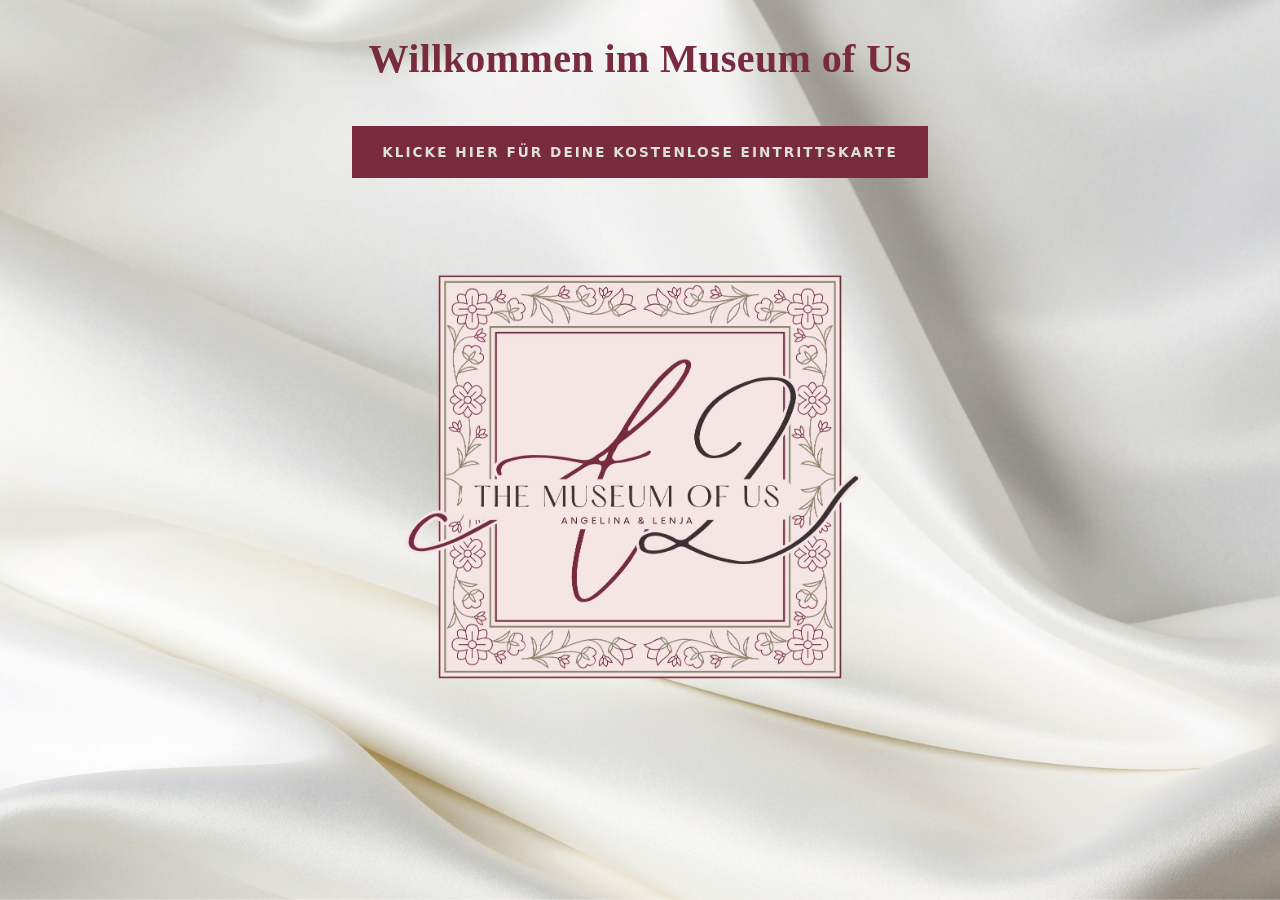
<file: index.html>
<!doctype html>
<html lang="de">
  <head>
    <meta charset="utf-8">
    <meta name="viewport" content="width=device-width, initial-scale=1">
    <title>Museum of Us</title>
    <link href="https://cdn.jsdelivr.net/npm/bootstrap@5.3.8/dist/css/bootstrap.min.css" rel="stylesheet" integrity="sha384-sRIl4kxILFvY47J16cr9ZwB07vP4J8+LH7qKQnuqkuIAvNWLzeN8tE5YBujZqJLB" crossorigin="anonymous">
    <link href="style.css" rel="stylesheet">
    <link rel="preconnect" href="https://fonts.googleapis.com">
<link rel="preconnect" href="https://fonts.gstatic.com" crossorigin>
<link href="https://fonts.googleapis.com/css2?family=Imperial+Script&display=swap" rel="stylesheet">
  </head>
  <body>
    <h1 class="text-center">Willkommen im Museum of Us</h1>
    <p class="text-center"><a href="startseite.html" class="btn btn-museum" data-bs-toggle="modal" data-bs-target="#ticketModal">Klicke hier für deine kostenlose Eintrittskarte</a></p>
<div class="modal fade" id="ticketModal" tabindex="-1">
  <div class="modal-dialog modal-dialog-centered">
    <div class="modal-content ticket-modal">

      <div class="modal-body text-center">

        <img src="images/eintrittskarte.png"
             alt="Eintrittskarte Museum of Us"
             class="img-fluid ticket-image">

        <a href="startseite.html" class="ticket-enter">
          MUSEUM BETRETEN
        </a>

      </div>

    </div>
  </div>
</div>
    <script src="https://cdn.jsdelivr.net/npm/bootstrap@5.3.8/dist/js/bootstrap.bundle.min.js" £integrity="sha384-FKyoEForCGlyvwx9Hj09JcYn3nv7wiPVlz7YYwJrWVcXK/BmnVDxM+D2scQbITxI" crossorigin="anonymous"></script>
    <script src="js/script.js"></script>
  </body>
</html>
</file>
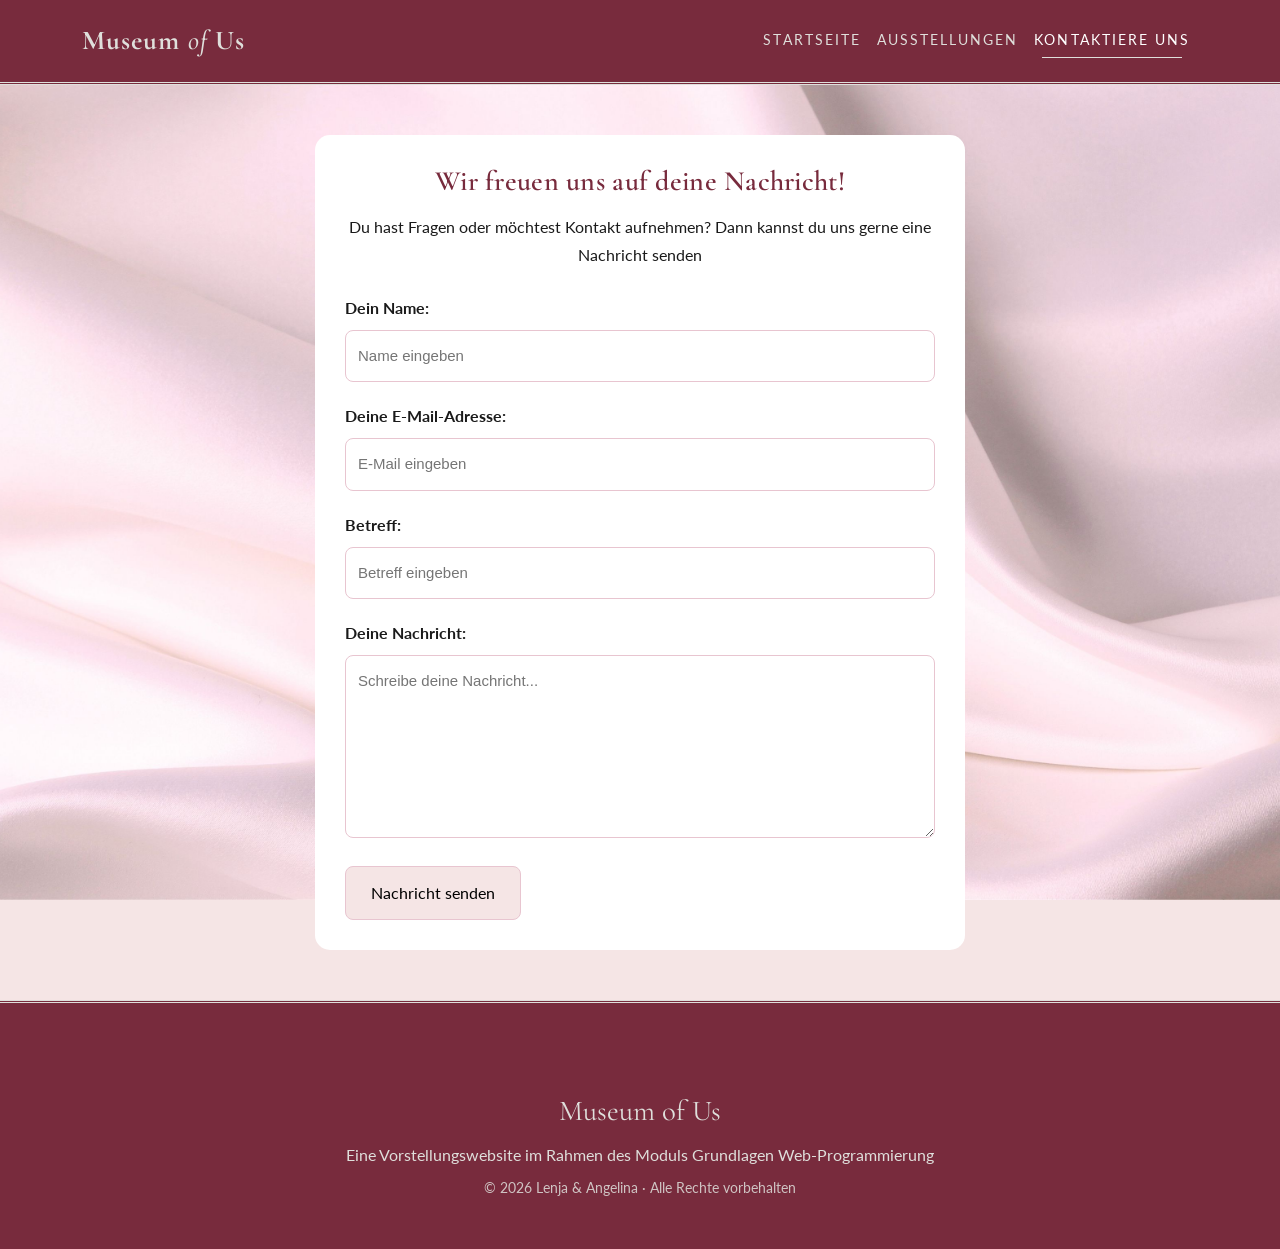
<file: kontakt.html>
<!DOCTYPE html>
<html lang="de">
<head>
    <meta charset="UTF-8">
    <meta name="viewport" content="width=device-width, initial-scale=1">

    <title>Kontaktiere uns</title>

    <link href="https://cdn.jsdelivr.net/npm/bootstrap@5.3.3/dist/css/bootstrap.min.css" rel="stylesheet">

    <link rel="preconnect" href="https://fonts.googleapis.com">
    <link rel="preconnect" href="https://fonts.gstatic.com" crossorigin>
    <link href="https://fonts.googleapis.com/css2?family=Cormorant+Garamond:ital,wght@0,500;0,600;0,700;1,500&family=Lato:wght@300;400;700&display=swap" rel="stylesheet">

    <link rel="stylesheet" href="style.css">
</head>

<body class="startseite">

    <a class="visually-hidden-focusable skip-link" href="#hauptinhalt">Zum Hauptinhalt springen</a>

    <header>
        <nav class="navbar navbar-expand-lg sticky-top museum-navbar" data-bs-theme="dark" aria-label="Hauptnavigation">
            <div class="container">

                <a class="navbar-brand" href="startseite.html">Museum <span class="brand-of">of</span> Us</a>

                <button class="navbar-toggler" type="button" data-bs-toggle="collapse" data-bs-target="#navbarInhalt"
                    aria-controls="navbarInhalt" aria-expanded="false" aria-label="Navigation ein- oder ausklappen">
                    <span class="navbar-toggler-icon"></span>
                </button>

                <div class="collapse navbar-collapse" id="navbarInhalt">
                    <ul class="navbar-nav ms-auto mb-2 mb-lg-0">

                        <li class="nav-item">
                            <a class="nav-link" href="startseite.html">Startseite</a>
                        </li>

                        <li class="nav-item dropdown">
                            <a class="nav-link dropdown-toggle" href="#" id="dropdownAusstellungen" role="button"
                                data-bs-toggle="dropdown" aria-expanded="false">
                                Ausstellungen
                            </a>

                            <ul class="dropdown-menu dropdown-menu-end museum-dropdown" aria-labelledby="dropdownAusstellungen">
                                <li><a class="dropdown-item" href="lenja.html">Über Lenja</a></li>
                                <li><a class="dropdown-item" href="angelina.html">Über Angelina</a></li>
                            </ul>
                        </li>

                        <li class="nav-item">
                            <a class="nav-link active" aria-current="page" href="kontakt.html">Kontaktiere uns</a>
                        </li>

                    </ul>
                </div>
            </div>
        </nav>
    </header>

    <main id="hauptinhalt" class="Kontakt-container">

        <h2>Wir freuen uns auf deine Nachricht!</h2>
<p>Du hast Fragen oder möchtest Kontakt aufnehmen? Dann kannst du uns gerne eine Nachricht senden </p>
 <form class="kontakt-formular" onsubmit="nachrichtSenden(event)">
        <label for="name">Dein Name:</label>
        <input type="text" id="name" placeholder="Name eingeben" required>

        <label for="email">Deine E-Mail-Adresse:</label>
        <input type="email" id="email" placeholder="E-Mail eingeben" required>

        <label for="betreff">Betreff:</label>
        <input type="text" id="betreff" placeholder="Betreff eingeben" required>

        <label for="nachricht">Deine Nachricht:</label>
        <textarea id="nachricht" rows="6" placeholder="Schreibe deine Nachricht..." required></textarea>

        <button type="submit">Nachricht senden</button>

    </form>

     </main>

    <footer class="museum-footer">
        <div class="container text-center">
            <p class="footer-title">Museum of Us</p>
            <p class="footer-text">Eine Vorstellungswebsite im Rahmen des Moduls Grundlagen Web-Programmierung</p>
            <p class="footer-small">© <span id="jahr">2026</span> Lenja &amp; Angelina · Alle Rechte vorbehalten</p>
        </div>
    </footer>

    <script src="https://cdn.jsdelivr.net/npm/bootstrap@5.3.3/dist/js/bootstrap.bundle.min.js"></script>

    <script>
        function nachrichtSenden(event) {
            event.preventDefault(); 
            alert("Vielen Dank! Wir melden uns so schnell wie möglich bei dir.");
            
            document.querySelector('.kontakt-formular').reset();
        }
    </script>

</body>
</html>
</file>
<file: style.css>
/* Index Seite */
body {
  background-image: url("images/hintergrund.jpg");
  background-size: cover;
  background-position: center;
  background-repeat: no-repeat;
  background-attachment: fixed;
  min-height: 100vh;
}
.text-center {
  padding-top: 35px;
}

.ticket-modal {
  background: transparent;
  border: none;
}
.ticket-enter {
  background-color: #f5e5e5;
  color: #000000;
  border: 1px solid #e8c5d0;
  padding: 12px 25px;
  border-radius: 8px;
  cursor: pointer;
}
.ticket-enter:hover {
  background-color: #5c1f2d;
  color: #ffffff;
}
/* Kontaktbereich */
.Kontakt-container {
    max-width: 650px;
    margin: 50px auto;
    padding: 30px;
    background-color: #ffffff;
    border-radius: 15px;
}

/* Überschrift */
.Kontakt-container h2 {
    text-align: center;
    font-size: 28px;
    margin-bottom: 15px;
}

/* Beschreibungstext */
.Kontakt-container p {
    text-align: center;
    margin-bottom: 25px;
}

/* Beschriftungen */
.Kontakt-container label {
    display: block;
    font-weight: bold;
    margin-bottom: 8px;
}

/* Eingabefelder */
.Kontakt-container input,
.Kontakt-container textarea {
    width: 100%;
    padding: 12px;
    margin-bottom: 20px;
    border: 1px solid #e8c5d0;
    border-radius: 8px;
    box-sizing: border-box;
    font-family: Arial, sans-serif;
    font-size: 15px;
}

/* Absende-Button */
.Kontakt-container button {
    background-color: #f5e5e5;
    color: #000000;
    border: 1px solid #e8c5d0;
    padding: 12px 25px;
    border-radius: 8px;
    cursor: pointer;
}

/* Button beim Darüberfahren */
.Kontakt-container button:hover {
    background-color: #e8c5d0;
}

/* =====================================================================
   MUSEUM OF US – style.css
   Eigene Gestaltung zusätzlich zu Bootstrap 5.3
   Aufbau:
     1. Variablen (Farben, Schriften)
     2. Grundlagen
     3. Navigation
     4. Eingangshalle (Hero)
     5. Allgemeine Abschnitte
     6. Karussell
     7. Akkordeon
     8. Buttons
     9. Modal
    10. Footer
    11. Animationen & Barrierefreiheit
    12. Responsive Anpassungen
   ===================================================================== */

/* ---------------------------------------------------------------------
   1. VARIABLEN
   Zentrale Stelle für Farben und Schriften: einmal ändern, überall wirksam
   --------------------------------------------------------------------- */
:root {
  --farbe-rosa: #f5e5e5;        /* Hauptfarbe für Hintergründe */
  --farbe-weinrot: #782b3d;     /* Akzentfarbe für Überschriften, Buttons, Navigation */
  --farbe-weinrot-dunkel: #5c1f2d; /* etwas dunkler für Hover-Effekte */
  --farbe-creme: #dfdfdb;       /* Text auf weinroten Flächen */
  --farbe-schwarz: #1a1a1a;     /* Text auf rosa Flächen (weiches Schwarz) */
  --farbe-rosa-dunkel: #ecd3d3; /* leicht dunkleres Rosa für abwechselnde Abschnitte */

  --schrift-titel: "Cormorant Garamond", Georgia, "Times New Roman", serif;
  --schrift-text: "Lato", system-ui, -apple-system, "Segoe UI", sans-serif;
}
/* UX-Verbesserung: Hintergrund ändern, da das Logo beim Lesen stört */
body.startseite {
  background-image: url("../images/hintergrundrosa.jpg");
  background-size: cover;
  background-position: center;
  background-repeat: no-repeat;
  background-attachment: fixed;
}
/* ---------------------------------------------------------------------
   2. GRUNDLAGEN
   --------------------------------------------------------------------- */
html {
  scroll-behavior: smooth;   /* sanftes Scrollen bei Ankerlinks */
}

body {
  background-color: var(--farbe-rosa);
  color: var(--farbe-schwarz);
  font-family: var(--schrift-text);
  font-weight: 400;
  line-height: 1.75;
}

/* Überschriften in der eleganten Serifenschrift, weinrot */
h1, h2, h3, h4 {
  font-family: var(--schrift-titel);
  color: var(--farbe-weinrot);
  font-weight: 600;
  letter-spacing: 0.01em;
}

/* Sprunglink für Tastaturnutzer:innen */
.skip-link {
  position: absolute;
  top: 0.5rem;
  left: 0.5rem;
  z-index: 2000;
  background: var(--farbe-weinrot);
  color: var(--farbe-creme);
  padding: 0.5rem 1rem;
  border-radius: 0.25rem;
}

/* Kleine Zeile über Überschriften (wie Saalnummern im Museum) */
.eyebrow {
  font-family: var(--schrift-text);
  text-transform: uppercase;
  letter-spacing: 0.25em;
  font-size: 0.8rem;
  font-weight: 700;
  color: var(--farbe-weinrot);
  margin-bottom: 0.75rem;
}

/* ---------------------------------------------------------------------
   3. NAVIGATION
   --------------------------------------------------------------------- */
.museum-navbar {
  background-color: var(--farbe-weinrot);
  border-bottom: 3px double var(--farbe-creme);  /* doppelte Linie wirkt wie ein Rahmen */
  padding-block: 0.75rem;
  transition: box-shadow 0.3s ease;
}

/* Schatten, sobald gescrollt wurde (Klasse wird in script.js gesetzt) */
.museum-navbar.is-scrolled {
  box-shadow: 0 4px 18px rgba(0, 0, 0, 0.25);
}

.museum-navbar .navbar-brand {
  font-family: var(--schrift-titel);
  font-size: 1.7rem;
  font-weight: 700;
  color: var(--farbe-creme);
  letter-spacing: 0.04em;
}

/* Das kleine "of" in kursiv */
.brand-of {
  font-style: italic;
  font-weight: 500;
}

.museum-navbar .nav-link {
  color: var(--farbe-creme);
  text-transform: uppercase;
  letter-spacing: 0.15em;
  font-size: 0.85rem;
  padding: 0.6rem 1rem;
  position: relative;
}
/* UX-Verbesserung: Button besser sichtbar */
.museum-navbar .navbar-toggler {
  --bs-navbar-toggler-border-color: var(--farbe-creme);
  border-width: 2px;
  min-width: 48px;
  min-height: 48px;
}
/* Feine Linie unter dem aktiven bzw. überfahrenen Menüpunkt (nur Desktop) */
@media (min-width: 992px) {
  .museum-navbar .nav-link::after {
    content: "";
    position: absolute;
    left: 1rem;
    right: 1rem;
    bottom: 0.25rem;
    height: 1px;
    background: var(--farbe-creme);
    transform: scaleX(0);
    transition: transform 0.3s ease;
  }

  .museum-navbar .nav-link:hover::after,
  .museum-navbar .nav-link.active::after,
  .museum-navbar .nav-link.show::after {
    transform: scaleX(1);
  }
}

.museum-navbar .nav-link:hover,
.museum-navbar .nav-link:focus,
.museum-navbar .nav-link.active {
  color: #ffffff;
}

/* Dropdown-Menü im Museumsstil */
.museum-dropdown {
  background-color: var(--farbe-rosa);
  border: 1px solid var(--farbe-weinrot);
  border-radius: 0;
  margin-top: 0.5rem;
}

.museum-dropdown .dropdown-item {
  font-family: var(--schrift-titel);
  font-size: 1.15rem;
  color: var(--farbe-weinrot);
  padding: 0.6rem 1.5rem;
}

.museum-dropdown .dropdown-item:hover,
.museum-dropdown .dropdown-item:focus {
  background-color: var(--farbe-weinrot);
  color: var(--farbe-creme);
}

/* ---------------------------------------------------------------------
   4. EINGANGSHALLE (HERO)
   --------------------------------------------------------------------- */
.hero {
  padding-block: clamp(3rem, 9vw, 7rem);  /* flexibler Abstand je nach Bildschirmbreite */
  /* Dezenter Verlauf, der an eine Museumswand im Spotlight erinnert */
  background: radial-gradient(ellipse at top, #fbf1f1 0%, var(--farbe-rosa) 65%);
}

.hero h1 {
  font-size: clamp(2.6rem, 7vw, 5rem);    /* skaliert zwischen Smartphone und Desktop */
  line-height: 1.1;
  margin-bottom: 1.25rem;
}

.title-accent {
  font-style: italic;
  font-weight: 500;
}

/* Verzierung: Linie – Raute – Linie */
.ornament {
  display: flex;
  align-items: center;
  justify-content: center;
  gap: 1rem;
  color: var(--farbe-weinrot);
  margin: 1.5rem auto 2rem;
  max-width: 260px;
}

.ornament::before,
.ornament::after {
  content: "";
  flex: 1;
  height: 1px;
  background: var(--farbe-weinrot);
}

.lead-museum {
  font-family: var(--schrift-titel);
  font-size: clamp(1.3rem, 3vw, 1.7rem);
  font-style: italic;
  line-height: 1.5;
  color: var(--farbe-weinrot);
}

.intro {
  font-size: 1.05rem;
  max-width: 62ch;                        
  margin-inline: auto;
  margin-top: 1.5rem;
}

.side-image {
    width: 190%;
    height: auto;
    object-fit: contain;
    position: relative;
}

.left-image {
    transform: rotate(-8deg);
    right: 180px
}

.right-image {
    transform: rotate(8deg);
    right: -80px
}
/* Smartphone */
@media (max-width: 767px) {

    .side-image {
        width: 100%;
        height: auto;
    }

    .left-image {
        display:none;
    }

    .right-image {
        left: 0;
        transform: rotate(-5deg);
    }

}
/* ---------------------------------------------------------------------
   5. ALLGEMEINE ABSCHNITTE
   --------------------------------------------------------------------- */
.section-gallery,
.section-guide,
.section-audio {
  padding-block: clamp(3rem, 7vw, 5.5rem);
}

/* Abwechselnde Hintergründe sorgen für Rhythmus wie wechselnde Wandfarben */
.section-gallery {
  background-color: var(--farbe-rosa-dunkel);
  border-top: 1px solid rgba(120, 43, 61, 0.25);
  border-bottom: 1px solid rgba(120, 43, 61, 0.25);
}

.section-audio {
  background-color: var(--farbe-rosa-dunkel);
  border-top: 1px solid rgba(120, 43, 61, 0.25);
}

.section-header {
  margin-bottom: 2.5rem;
}

.section-header h2,
.section-audio h2 {
  font-size: clamp(2rem, 4.5vw, 3rem);
}

.section-sub {
  font-size: 1.05rem;
  max-width: 55ch;
  margin-inline: auto;
}

/* ---------------------------------------------------------------------
   6. KARUSSELL (Exponate)
   --------------------------------------------------------------------- */
.museum-carousel {
  background-color: var(--farbe-weinrot);
  padding: 1.25rem 1.25rem 5rem;       /* unten Platz für die Indikatoren */ /* UX-Verbesserung: Abstand nach unten, damit die Pfeile nicht überlappen */
  box-shadow: 0 18px 40px rgba(60, 15, 28, 0.35);
  border: 1px solid var(--farbe-weinrot-dunkel);
}
/* UX-Verbesserung: Pfeile sollen nicht im Bild liegen */
.museum-carousel .carousel-control-prev,
.museum-carousel .carousel-control-next {
  top: auto;
  bottom: 0.5rem;
  width: 48px;
  height: 48px;
  opacity: 1;
  background-color: var(--farbe-creme);
  border-radius: 50%;
}
/* UX-Verbesserung: Position der Pfeile vom Rand */
.museum-carousel .carousel-control-prev { 
  left: 1rem; 
}
.museum-carousel .carousel-control-next { 
  right: 1rem; 
}
.museum-carousel .carousel-control-prev-icon,
.museum-carousel .carousel-control-next-icon {
  filter: invert(1);   /* UX-Verbesserung: weißer Pfeil wird schwarz, weil Bootstrap die Pfeile standartmäßig weiß macht, wir den Pfeil aber sichtbarer haben möchten*/
}
.exhibit {
  margin: 0;
}


/* Falls ihr echte Bilder einsetzt: gleiche Rahmung */
.exhibit-img {
  width: 100%;
  aspect-ratio: 16 / 10;
  object-fit: cover;
  border: 10px solid var(--farbe-creme);
  outline: 1px solid var(--farbe-creme);
  outline-offset: 6px;
}

/* Beschriftungsschild unter dem Exponat */
.exhibit-plaque {
  text-align: center;
  color: var(--farbe-creme);
  padding: 1.75rem 5rem 0.5rem;
}

.exhibit-plaque h3 {
  color: var(--farbe-creme);
  font-size: clamp(1.4rem, 3vw, 1.9rem);
  margin-bottom: 0.4rem;
}

.exhibit-plaque p {
  margin: 0;
  font-size: 0.95rem;
}
@media (max-width: 576px) {
  .museum-carousel .exhibit-plaque {
    padding-left: 3.5rem;
    padding-right: 3.5rem;
  }

  .museum-carousel .carousel-control-prev {
    left: 0.25rem;
  }

  .museum-carousel .carousel-control-next {
    right: 0.25rem;
  }
}

.museum-carousel .carousel-indicators {
  margin-bottom: 0.9rem;
}

.museum-carousel .carousel-indicators [data-bs-target] {
  background-color: var(--farbe-creme);
}

.carousel-counter {
  text-align: center;
  margin-top: 1rem;
  font-size: 0.85rem;
  letter-spacing: 0.2em;
  text-transform: uppercase;
  color: var(--farbe-weinrot);
}

/* ---------------------------------------------------------------------
   7. AKKORDEON (Museumsführer)
   Bootstrap-Variablen werden überschrieben, damit die Farben passen
   --------------------------------------------------------------------- */
.museum-accordion {
  --bs-accordion-bg: transparent;
  --bs-accordion-border-color: var(--farbe-weinrot);
  --bs-accordion-border-radius: 0;
  --bs-accordion-inner-border-radius: 0;
  --bs-accordion-btn-focus-box-shadow: 0 0 0 0.2rem rgba(120, 43, 61, 0.3);
  --bs-accordion-active-bg: var(--farbe-weinrot);
  --bs-accordion-active-color: var(--farbe-creme);
}

.museum-accordion .accordion-item {
  background-color: transparent;
  border-radius: 0;
}

.museum-accordion .accordion-button {
  font-family: var(--schrift-titel);
  font-size: 1.35rem;
  font-weight: 600;
  color: var(--farbe-weinrot);
  background-color: var(--farbe-rosa);
  padding: 1.1rem 1.5rem;
}

/* Geöffneter Abschnitt: weinroter Hintergrund, cremefarbene Schrift */
.museum-accordion .accordion-button:not(.collapsed) {
  background-color: var(--farbe-weinrot);
  color: var(--farbe-creme);
}

/* Pfeil-Icon im geöffneten Zustand hell einfärben */
.museum-accordion .accordion-button:not(.collapsed)::after {
  filter: brightness(0) invert(0.87);
}

.museum-accordion .accordion-body {
  background-color: #fbf1f1;
  color: var(--farbe-schwarz);
  padding: 1.5rem;
}

/* ---------------------------------------------------------------------
   8. BUTTONS
   --------------------------------------------------------------------- */
.btn-museum,
.btn-museum-outline {
  font-family: var(--schrift-text);
  text-transform: uppercase;
  letter-spacing: 0.15em;
  font-size: 0.85rem;
  font-weight: 700;
  padding: 0.85rem 1.75rem;
  border-radius: 0;                         /* eckig wirkt klassisch */
  border: 2px solid var(--farbe-weinrot);
  transition: background-color 0.25s ease, color 0.25s ease, transform 0.25s ease;
}

/* Gefüllter Button */
.btn-museum {
  background-color: var(--farbe-weinrot);
  color: var(--farbe-creme);
}

.btn-museum:hover,
.btn-museum:focus {
  background-color: var(--farbe-weinrot-dunkel);
  border-color: var(--farbe-weinrot-dunkel);
  color: #ffffff;
  transform: translateY(-2px);
}

/* Button nur mit Rand */
.btn-museum-outline {
  background-color: transparent;
  color: var(--farbe-weinrot);
}

.btn-museum-outline:hover,
.btn-museum-outline:focus {
  background-color: var(--farbe-weinrot);
  color: var(--farbe-creme);
  transform: translateY(-2px);
}

/* ---------------------------------------------------------------------
   10. FOOTER
   --------------------------------------------------------------------- */
.museum-footer {
  background-color: var(--farbe-weinrot);
  color: var(--farbe-creme);
  padding-block: 3rem;
  border-top: 3px double var(--farbe-creme);
}

.footer-title {
  font-family: var(--schrift-titel);
  font-size: 1.8rem;
  margin-bottom: 0.25rem;
}

.footer-text {
  margin-bottom: 0.5rem;
}

.footer-small {
  font-size: 0.85rem;
  opacity: 0.85;
  margin-bottom: 0;
}

/* ---------------------------------------------------------------------
   11. ANIMATIONEN & BARRIEREFREIHEIT
   --------------------------------------------------------------------- */

/* Einblend-Effekt: Elemente mit .reveal erscheinen beim Scrollen (script.js setzt .is-visible).
   Die Klasse .js-aktiv wird nur gesetzt, wenn JavaScript läuft –
   ohne JavaScript bleibt alles sichtbar. */
.js-aktiv .reveal {
  opacity: 0;
  transform: translateY(24px);
  transition: opacity 0.9s ease, transform 0.9s ease;
}

.js-aktiv .reveal.is-visible {
  opacity: 1;
  transform: none;
}

/* Sichtbarer Fokus für Tastaturbedienung */
a:focus-visible,
button:focus-visible {
  outline: 3px solid var(--farbe-weinrot);
  outline-offset: 3px;
}

.museum-navbar a:focus-visible,
.museum-navbar button:focus-visible,
.museum-carousel button:focus-visible {
  outline-color: var(--farbe-creme);
}

/* Nutzer:innen, die weniger Bewegung wünschen, bekommen keine Animationen */
@media (prefers-reduced-motion: reduce) {
  html {
    scroll-behavior: auto;
  }

  .js-aktiv .reveal {
    opacity: 1;
    transform: none;
    transition: none;
  }

  .btn-museum,
  .btn-museum-outline {
    transition: none;
  }
}

/* ---------------------------------------------------------------------
   12. RESPONSIVE ANPASSUNGEN
   Bootstrap übernimmt das Grundraster, hier nur Feinschliff
   --------------------------------------------------------------------- */

/* Tablet und kleiner (< 992px): Menü ist eingeklappt */
@media (max-width: 991.98px) {
  .museum-navbar .navbar-collapse {
    padding-top: 0.75rem;
    border-top: 1px solid rgba(223, 223, 219, 0.3);
    margin-top: 0.75rem;
  }

  .museum-dropdown {
    background-color: transparent;
    border: none;
    padding-left: 1rem;
  }

  .museum-dropdown .dropdown-item {
    color: var(--farbe-creme);
  }
}

/* Smartphone (< 576px) */
@media (max-width: 575.98px) {
  .museum-carousel {
    padding: 0.75rem 0.75rem 3rem;
  }

  .exhibit-frame,
  .exhibit-img {
    border-width: 6px;
    outline-offset: 4px;
  }

  .exhibit-plaque {
    padding: 1.25rem 0.5rem 0.25rem;
  }

  /* Pfeile verkleinern, damit sie das Bild nicht verdecken */
  .museum-carousel .carousel-control-prev,
  .museum-carousel .carousel-control-next {
    width: 12%;
  }

  .btn-museum,
  .btn-museum-outline {
    width: 100%;                            /* volle Breite = leicht mit dem Daumen zu treffen */
  }

  .modal-footer .btn {
    width: auto;
  }
}
/* Ausstellung Lenja */

.lenja-intro {
    padding-top: 100px;
    padding-bottom: 100px;
}

/* Große Überschrift */
.lenja-intro h1 {
    font-family: 'Cormorant Garamond', serif;
    font-size: clamp(42px, 5vw, 65px);
    font-weight: 600;
    margin-bottom: 25px;
}

/* Beschreibungstext */
.lenja-intro-text {
    font-family: 'Lato', sans-serif;
    font-size: 20px;
    line-height: 1.9;
    color: #555;
}

.lenja-portrait-frame img {
    width: 100%;
    height: auto;
    object-fit: contain;
}

/* Urlaubsorte Bilder anordnen */
.reise-galerie {
  column-count: 2;
  column-gap: 20px;
}

.reise-bild {
  position: relative;
  break-inside: avoid;
  margin-bottom: 20px;
}

.reise-bild img {
  width: 100%;
  height: auto;
  display: block;
}

.reise-ort {
  position: absolute;
  top: 10px;
  left: 10px;
  color: black;
  background: rgba(255, 255, 255, 0.8);
  padding: 5px 10px;
  font-size: 14px;
}
.reise-beschreibung {
  margin-left: 15px;
  margin-right: 15px;
}
/* Bildergalerie aus dem Archiv */
.lenja-archiv {
  margin-top: 80px;
}

.archiv-galerie {
  column-count: 3;
  column-gap: 15px;
}

.archiv-bild {
  break-inside: avoid;
  margin-bottom: 15px;
}

.archiv-bild img {
  width: 100%;
  height: auto;
  display: block;
}

/* Anpassungen für die Handy-Ansicht */
@media (max-width: 767px) {

    /* Abstand zwischen Navbar und Begrüßung */
    .lenja-intro {
        padding-top: 20px;
        padding-bottom: 10px;
    }

    /* Abstand zwischen Text und Bild */
    .lenja-intro .col-md-6 {
        margin-bottom: 15px;
    }

    /* Abstand vor "Mehr als nur Gegenstände" */
    .lenja-objekte {
        margin-top: 10px;
    }

}

/* Kontaktbereich */
.Kontakt-container {
    max-width: 650px;
    margin: 50px auto;
    padding: 30px;
    background-color: #ffffff;
    border-radius: 15px;
}

/* Überschrift */
.Kontakt-container h2 {
    text-align: center;
    font-size: 28px;
    margin-bottom: 15px;
}

/* Beschreibungstext */
.Kontakt-container p {
    text-align: center;
    margin-bottom: 25px;
}

/* Beschriftungen */
.Kontakt-container label {
    display: block;
    font-weight: bold;
    margin-bottom: 8px;
}

/* Eingabefelder */
.Kontakt-container input,
.Kontakt-container textarea {
    width: 100%;
    padding: 12px;
    margin-bottom: 20px;
    border: 1px solid #e8c5d0;
    border-radius: 8px;
    box-sizing: border-box;
    font-family: Arial, sans-serif;
    font-size: 15px;
}

/* Absende-Button */
.Kontakt-container button {
    background-color: #f5e5e5;
    color: #000000;
    border: 1px solid #e8c5d0;
    padding: 12px 25px;
    border-radius: 8px;
    cursor: pointer;
}

/* Button beim Darüberfahren */
.Kontakt-container button:hover {
    background-color: #e8c5d0;
}

body.ueber-mich-seite {
    background-image: url("./images/hintergrund3.jpg");
    background-size: cover;
    background-position: center;
    background-repeat: no-repeat;
    background-attachment: fixed;
    min-height: 100vh;
}




/* Begrüßungsbereich */
.about-header {
    background-color: #f8dce6;
    padding: 90px 20px;
}

.about-header h1 {
    color: #880e4f;
    font-size: 45px;
    margin-bottom: 20px;
}

.small-heading {
    color: #b04b78;
    letter-spacing: 3px;
    font-size: 12px;
    font-weight: bold;
}

/* Buttons */
.pink-button {
    background-color: #880e4f;
    color: white;
    border-radius: 25px;
    padding: 10px 22px;
    border: none;
    transition: 0.3s;
}

.pink-button:hover {
    background-color: #bd648d;
    color: white;
    transform: translateY(-3px);
}

/* Portrait */
.portrait {
    width: 650px;
    max-width: 100%;
    height: auto;
    display: block;
    margin-left: auto;
    margin-right: auto;
}

/* Facts-Bereich */
.facts-section {
    background-color: #fceaf0;
}

.fact-card {
    border: none;
    border-radius: 18px;
    overflow: hidden;
    box-shadow: 0 4px 15px rgba(136, 14, 79, 0.10);
    transition: 0.3s;
}

.fact-card:hover {
    transform: translateY(-5px);
}

.fact-card img {
    height: 200px;
    object-fit: cover;
}

.fact-card h5 {
    color: #880e4f;
    font-weight: bold;
}

/* Zufälliger Fact */
.fact-box {
    background-color: #f8dce6;
    padding: 35px;
    border-radius: 20px;
    max-width: 550px;
    margin: 30px auto;
}

#randomFact {
    color: #880e4f;
    font-size: 19px;
    margin-bottom: 25px;
}

/* Footer */
footer {
    background-color: #f8dce6;
    color: #880e4f;
}

footer a {
    color: #880e4f;
}

/* Mobile Ansicht */
@media (max-width: 576px) {

    .about-header {
        padding: 60px 15px;
    }

    .about-header h1 {
        font-size: 32px;
    }

    .portrait {
        width: 240px;
        height: 280px;
    }

}
</file>
